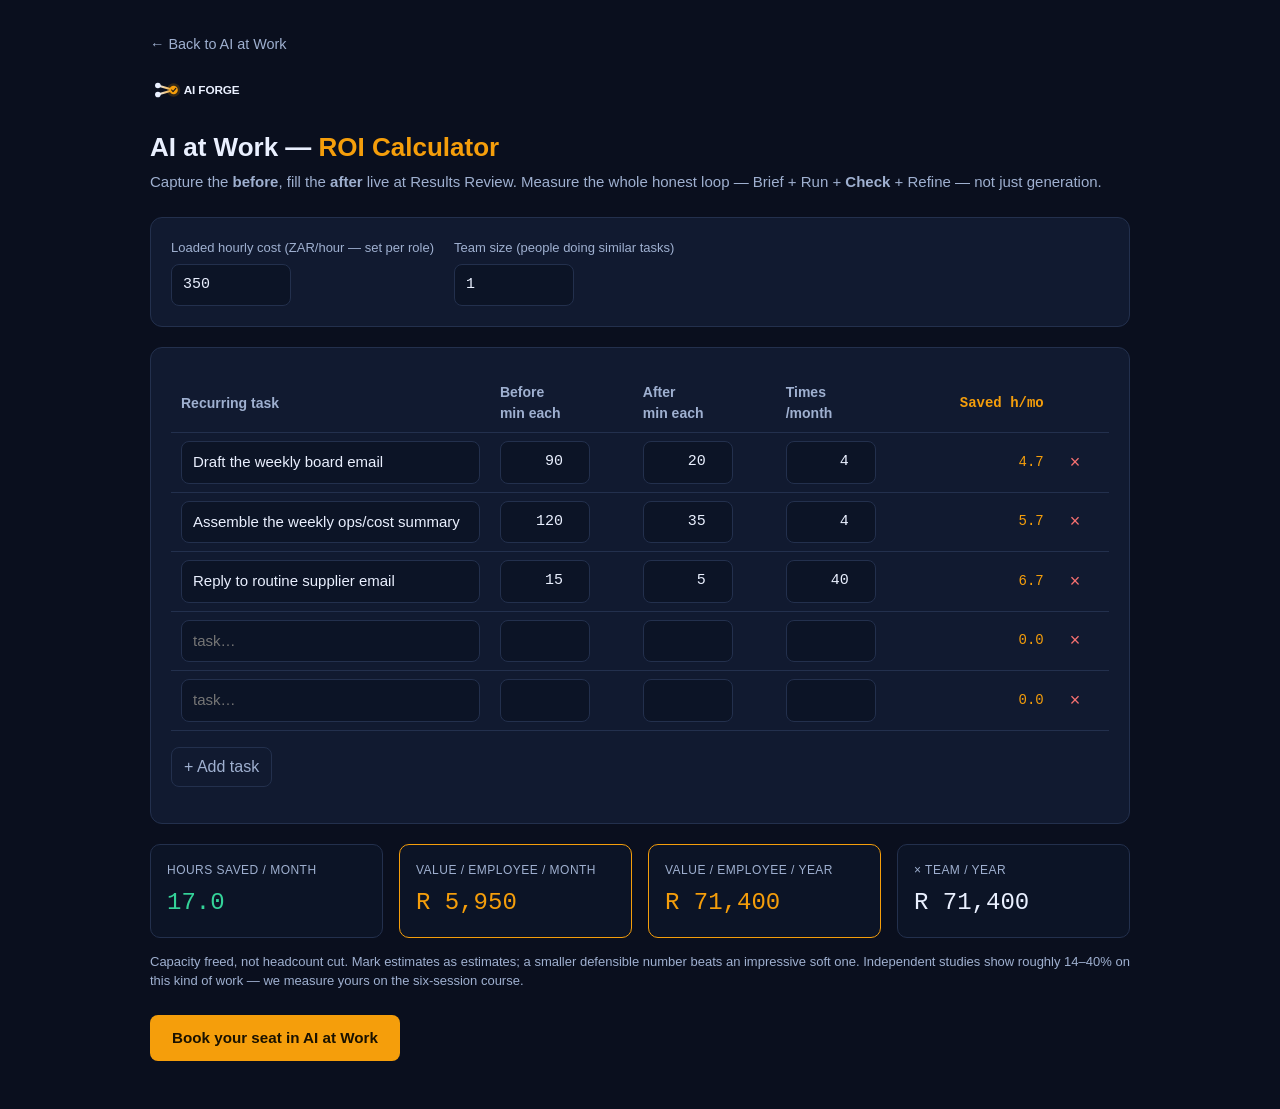
<file: roi-calculator.html>
<!DOCTYPE html>
<html lang="en">
<head>
<meta charset="utf-8" />
<meta name="viewport" content="width=device-width, initial-scale=1" />
<title>AI at Work — ROI Calculator</title>
<meta name="description" content="Estimate your team's hours-and-rands number from AI at Work — enter your own recurring tasks, before and after minutes each." />
<link rel="icon" type="image/svg+xml" href="assets/favicon.svg">
<style>
  :root{
    --bg:#0a0f1e; --panel:#111a30; --line:#23304d; --ink:#eaf0ff; --muted:#9fb0d0;
    --amber:#f59e0b; --green:#34d399; --red:#f87171;
    --font:-apple-system,BlinkMacSystemFont,"Segoe UI",Roboto,Helvetica,Arial,sans-serif;
    --mono:ui-monospace,SFMono-Regular,Menlo,Consolas,monospace;
  }
  *{box-sizing:border-box}
  body{margin:0;background:var(--bg);color:var(--ink);font-family:var(--font);line-height:1.5;padding:32px}
  .wrap{max-width:980px;margin:0 auto}
  .site-back{display:inline-block;color:var(--muted);text-decoration:none;font-size:0.9rem;margin-bottom:20px}
  .site-back:hover{color:var(--amber)}
  .masthead{display:flex;align-items:center;gap:16px;margin-bottom:24px}
  .masthead img{height:28px;width:auto}
  h1{font-size:26px;margin:0 0 4px}
  h1 .accent{color:var(--amber)}
  .sub{color:var(--muted);margin:0 0 24px;font-size:15px}
  .panel{background:var(--panel);border:1px solid var(--line);border-radius:12px;padding:20px;margin-bottom:20px}
  .row{display:flex;flex-wrap:wrap;gap:20px;align-items:flex-end}
  .field{display:flex;flex-direction:column;gap:6px}
  .field label{font-size:13px;color:var(--muted)}
  input{background:#0c1426;border:1px solid var(--line);color:var(--ink);border-radius:8px;padding:9px 11px;font:inherit;font-size:15px}
  input[type=number]{width:120px;font-family:var(--mono)}
  table{width:100%;border-collapse:collapse;margin-top:6px}
  th,td{text-align:left;padding:8px 10px;border-bottom:1px solid var(--line);font-size:14px}
  th{color:var(--muted);font-weight:600}
  td input{width:100%}
  td.num input{width:90px;font-family:var(--mono);text-align:right}
  .calc{font-family:var(--mono);text-align:right;color:var(--amber)}
  td.saved.regressed{color:var(--red);font-weight:700}
  td.saved.regressed::before{content:"▼ "}
  .stat .v.negative{color:var(--red)}
  button{background:transparent;border:1px solid var(--line);color:var(--muted);border-radius:8px;padding:7px 12px;font:inherit;cursor:pointer}
  button:hover{border-color:var(--amber);color:var(--amber)}
  .del{border:none;color:var(--red);font-size:18px;padding:0 6px;cursor:pointer;background:none}
  .results{display:grid;grid-template-columns:repeat(4,1fr);gap:16px}
  .stat{background:#0c1426;border:1px solid var(--line);border-radius:10px;padding:16px}
  .stat .k{font-size:12px;color:var(--muted);text-transform:uppercase;letter-spacing:.04em}
  .stat .v{font-size:24px;font-family:var(--mono);margin-top:6px}
  .stat.hero{border-color:var(--amber)}
  .stat.hero .v{color:var(--amber)}
  .stat .v.green{color:var(--green)}
  .note{color:var(--muted);font-size:13px;margin-top:14px}
  .cta-row{margin-top:24px}
  .btn{display:inline-block;text-decoration:none;font-weight:700;border-radius:8px;padding:12px 22px;font-size:0.95rem;background:var(--amber);color:#1a1200}
  .btn:hover{background:#ffb02e}
  @media(max-width:760px){.results{grid-template-columns:repeat(2,1fr)}}
  @media print{body{background:#fff;color:#000}.panel,.stat{border-color:#ccc;background:#fff}button,.del,.site-back,.cta-row{display:none}}
</style>
</head>
<body>
<div class="wrap">
  <a class="site-back" href="index.html">&larr; Back to AI at Work</a>
  <div class="masthead">
    <img src="assets/logo.svg" alt="AI Forge">
  </div>
  <h1>AI at Work — <span class="accent">ROI Calculator</span></h1>
  <p class="sub">Capture the <strong>before</strong>, fill the <strong>after</strong> live at Results Review. Measure the whole honest loop — Brief + Run + <strong>Check</strong> + Refine — not just generation.</p>

  <div class="panel">
    <div class="row">
      <div class="field">
        <label for="rate">Loaded hourly cost (ZAR/hour — set per role)</label>
        <input type="number" id="rate" value="350" min="0" step="10" />
      </div>
      <div class="field">
        <label for="team">Team size (people doing similar tasks)</label>
        <input type="number" id="team" value="1" min="1" step="1" />
      </div>
    </div>
  </div>

  <div class="panel">
    <div style="overflow-x:auto">
    <table id="tbl">
      <thead>
        <tr>
          <th style="width:34%">Recurring task</th>
          <th class="num">Before<br>min each</th>
          <th class="num">After<br>min each</th>
          <th class="num">Times<br>/month</th>
          <th class="calc">Saved h/mo</th>
          <th></th>
        </tr>
      </thead>
      <tbody id="rows"></tbody>
    </table>
    </div>
    <p><button id="add">+ Add task</button></p>
  </div>

  <div class="results">
    <div class="stat"><div class="k">Hours saved / month</div><div class="v green" id="hrs">0.0</div></div>
    <div class="stat hero"><div class="k">Value / employee / month</div><div class="v" id="permo">R0</div></div>
    <div class="stat hero"><div class="k">Value / employee / year</div><div class="v" id="peryr">R0</div></div>
    <div class="stat"><div class="k">× Team / year</div><div class="v" id="teamyr">R0</div></div>
  </div>

  <p class="note">Capacity freed, not headcount cut. Mark estimates as estimates; a smaller defensible number beats an impressive soft one. Independent studies show roughly 14–40% on this kind of work — we measure yours on the six-session course.</p>

  <p class="cta-row"><a class="btn" href="index.html#logistics">Book your seat in AI at Work</a></p>
</div>

<script>
(function(){
  const rows = document.getElementById('rows');
  const seed = [
    {t:'Draft the weekly board email', b:90, a:20, n:4},
    {t:'Assemble the weekly ops/cost summary', b:120, a:35, n:4},
    {t:'Reply to routine supplier email', b:15, a:5, n:40},
    {t:'', b:'', a:'', n:''},
    {t:'', b:'', a:'', n:''},
  ];
  const zar = new Intl.NumberFormat('en-ZA',{style:'currency',currency:'ZAR',maximumFractionDigits:0});

  function rowHtml(d){
    return `<tr>
      <td><input type="text" class="t" value="${d.t}" placeholder="task…"></td>
      <td class="num"><input type="number" class="b" value="${d.b}" min="0" step="5"></td>
      <td class="num"><input type="number" class="a" value="${d.a}" min="0" step="5"></td>
      <td class="num"><input type="number" class="n" value="${d.n}" min="0" step="1"></td>
      <td class="calc saved">0.0</td>
      <td><button class="del" title="remove">×</button></td>
    </tr>`;
  }
  function addRow(d){ rows.insertAdjacentHTML('beforeend', rowHtml(d||{t:'',b:'',a:'',n:''})); recompute(); }
  seed.forEach(addRow);

  function num(el){ const v=parseFloat(el.value); return isNaN(v)?0:v; }
  function recompute(){
    const rate=num(document.getElementById('rate'));
    const team=Math.max(1,num(document.getElementById('team')));
    let totalSaved=0;
    rows.querySelectorAll('tr').forEach(tr=>{
      const b=num(tr.querySelector('.b')), a=num(tr.querySelector('.a')), n=num(tr.querySelector('.n'));
      // A task that got slower must stay visible — a negative saving is honest, not floored to zero.
      const saved=(b-a)*n/60;
      const cell=tr.querySelector('.saved');
      cell.textContent=saved.toFixed(1);
      cell.classList.toggle('regressed', saved<0);
      totalSaved+=saved;
    });
    const perMo=totalSaved*rate;
    const neg=totalSaved<0;
    const hrs=document.getElementById('hrs');
    hrs.textContent=totalSaved.toFixed(1);
    // A net-negative cohort must read as negative, not as a green win.
    hrs.classList.toggle('green',!neg);
    hrs.classList.toggle('negative',neg);
    [['permo',perMo],['peryr',perMo*12],['teamyr',perMo*12*team]].forEach(([id,val])=>{
      const el=document.getElementById(id);
      el.textContent=zar.format(val);
      el.classList.toggle('negative',val<0);
    });
  }
  rows.addEventListener('input', recompute);
  document.getElementById('rate').addEventListener('input', recompute);
  document.getElementById('team').addEventListener('input', recompute);
  rows.addEventListener('click', e=>{ if(e.target.classList.contains('del')){ e.target.closest('tr').remove(); recompute(); }});
  document.getElementById('add').addEventListener('click', ()=>addRow());
  recompute();
})();
</script>
</body>
</html>
</file>
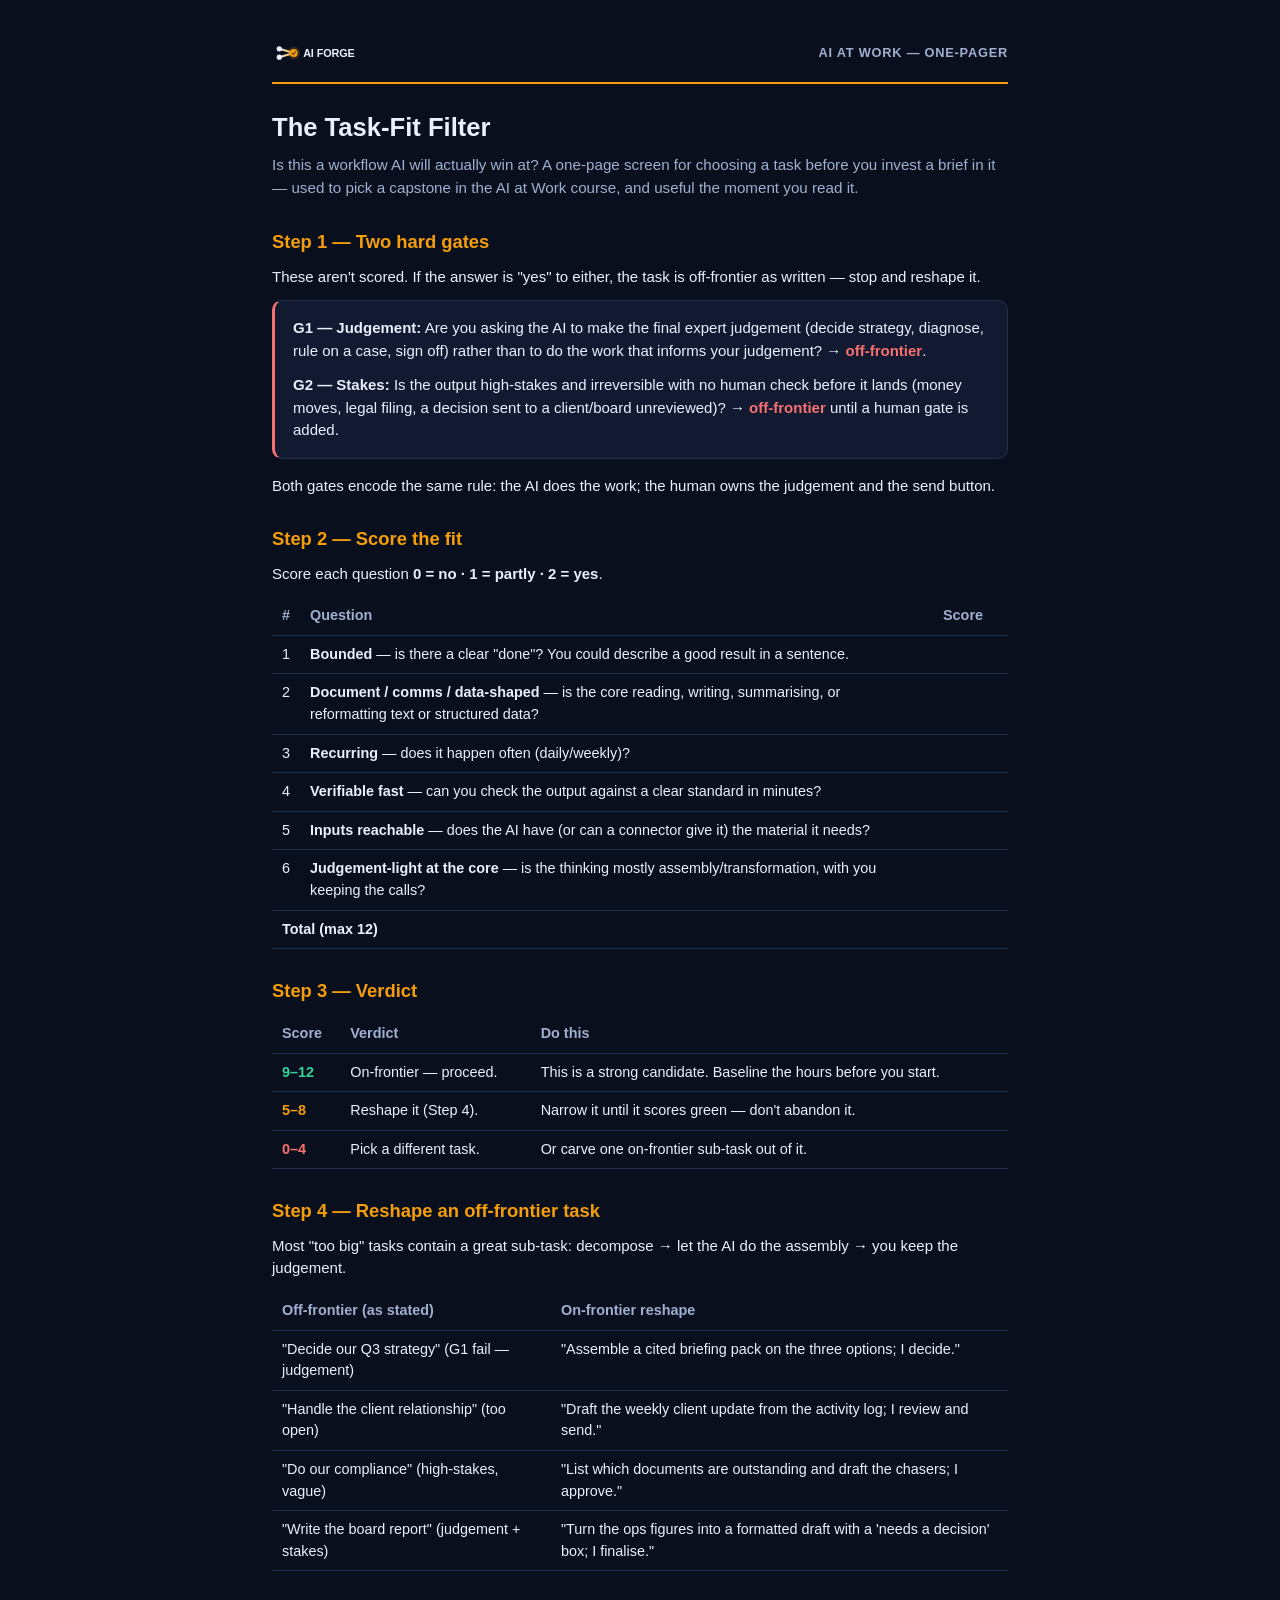
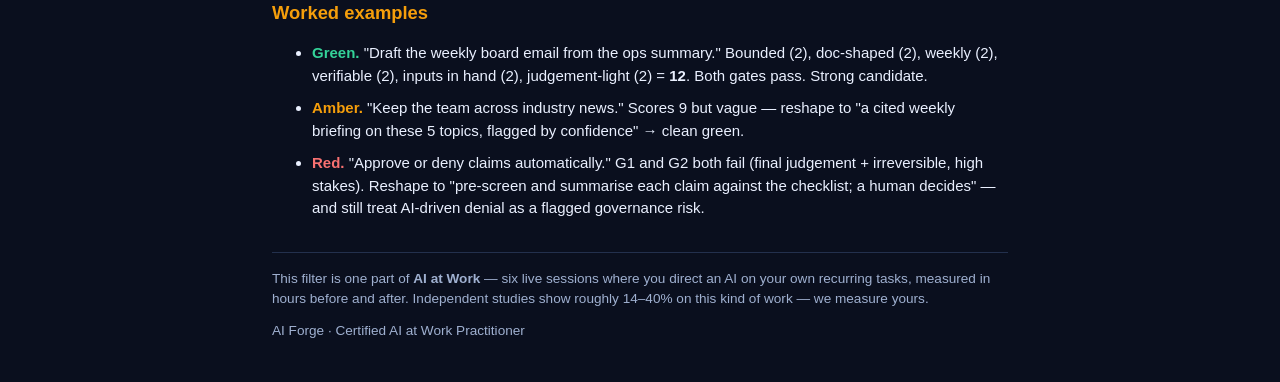
<file: task-fit-filter.html>
<!DOCTYPE html>
<html lang="en">
<head>
<meta charset="UTF-8">
<meta name="viewport" content="width=device-width, initial-scale=1.0">
<title>The Task-Fit Filter — AI at Work</title>
<meta name="description" content="A one-page screen for choosing a task AI will actually win at. From AI at Work, AI Forge.">
<link rel="icon" type="image/svg+xml" href="assets/favicon.svg">
<style>
  :root {
    --bg: #0a0f1e;
    --panel: #111a30;
    --line: #23304d;
    --ink: #eaf0ff;
    --muted: #9fb0d0;
    --amber: #f59e0b;
    --green: #34d399;
    --red: #f87171;
    --font: -apple-system, BlinkMacSystemFont, "Segoe UI", Roboto, Helvetica, Arial, sans-serif;
  }
  * { box-sizing: border-box; }
  body {
    margin: 0;
    background: var(--bg);
    color: var(--ink);
    font-family: var(--font);
    line-height: 1.5;
    font-size: 15px;
  }
  .page {
    max-width: 800px;
    margin: 0 auto;
    padding: 40px 32px;
  }
  .masthead {
    display: flex;
    align-items: center;
    justify-content: space-between;
    margin-bottom: 24px;
    padding-bottom: 16px;
    border-bottom: 2px solid var(--amber);
  }
  .masthead img {
    height: 26px;
    width: auto;
  }
  .masthead .kicker {
    font-size: 0.8rem;
    color: var(--muted);
    text-transform: uppercase;
    letter-spacing: 0.06em;
    font-weight: 600;
  }
  h1 {
    font-size: 1.6rem;
    font-weight: 800;
    margin: 0 0 8px;
  }
  h2 {
    font-size: 1.15rem;
    font-weight: 700;
    margin: 28px 0 10px;
    color: var(--amber);
  }
  p {
    margin: 0 0 12px;
  }
  .intro {
    color: var(--muted);
    font-size: 0.95rem;
  }
  .panel {
    background: var(--panel);
    border: 1px solid var(--line);
    border-radius: 10px;
    padding: 16px 18px;
    margin-bottom: 16px;
  }
  .gate {
    border-left: 3px solid var(--red);
  }
  table {
    width: 100%;
    border-collapse: collapse;
    margin: 8px 0 16px;
    font-size: 0.9rem;
  }
  th, td {
    text-align: left;
    padding: 8px 10px;
    border-bottom: 1px solid var(--line);
    vertical-align: top;
  }
  th {
    color: var(--muted);
    font-weight: 600;
  }
  .score-col {
    width: 90px;
    text-align: center;
  }
  .verdict-table td:first-child {
    font-weight: 700;
    white-space: nowrap;
  }
  .green-text { color: var(--green); font-weight: 700; }
  .amber-text { color: var(--amber); font-weight: 700; }
  .red-text { color: var(--red); font-weight: 700; }
  .worked-examples li {
    margin-bottom: 10px;
  }
  .footer-note {
    margin-top: 32px;
    padding-top: 16px;
    border-top: 1px solid var(--line);
    font-size: 0.85rem;
    color: var(--muted);
  }

  /* Print styles — A4, branded one-pager */
  @media print {
    @page {
      size: A4;
      margin: 14mm;
    }
    body {
      background: #fff;
      color: #0a0f1e;
      font-size: 11.5px;
    }
    .page {
      max-width: none;
      padding: 0;
    }
    .masthead {
      border-bottom-color: #f59e0b;
    }
    .masthead .kicker { color: #4b5a78; }
    h2 { color: #b45f06; }
    .panel {
      background: #f5f7fb;
      border-color: #ccd6e8;
      break-inside: avoid;
    }
    table { break-inside: avoid; }
    .green-text { color: #0d7d54; }
    .amber-text { color: #b45f06; }
    .red-text { color: #c23636; }
    a { color: inherit; text-decoration: none; }
    .footer-note { color: #4b5a78; }
  }
</style>
</head>
<body>
<div class="page">

  <div class="masthead">
    <img src="assets/logo.svg" alt="AI Forge">
    <span class="kicker">AI at Work — one-pager</span>
  </div>

  <h1>The Task-Fit Filter</h1>
  <p class="intro">Is this a workflow AI will actually win at? A one-page screen for choosing a task before you invest a brief in it — used to pick a capstone in the AI at Work course, and useful the moment you read it.</p>

  <h2>Step 1 — Two hard gates</h2>
  <p>These aren't scored. If the answer is "yes" to either, the task is off-frontier as written — stop and reshape it.</p>
  <div class="panel gate">
    <p><strong>G1 — Judgement:</strong> Are you asking the AI to make the final expert judgement (decide strategy, diagnose, rule on a case, sign off) rather than to do the work that informs your judgement? → <span class="red-text">off-frontier</span>.</p>
    <p style="margin-bottom:0"><strong>G2 — Stakes:</strong> Is the output high-stakes and irreversible with no human check before it lands (money moves, legal filing, a decision sent to a client/board unreviewed)? → <span class="red-text">off-frontier</span> until a human gate is added.</p>
  </div>
  <p>Both gates encode the same rule: the AI does the work; the human owns the judgement and the send button.</p>

  <h2>Step 2 — Score the fit</h2>
  <p>Score each question <strong>0 = no · 1 = partly · 2 = yes</strong>.</p>
  <table>
    <thead>
      <tr><th>#</th><th>Question</th><th class="score-col">Score</th></tr>
    </thead>
    <tbody>
      <tr><td>1</td><td><strong>Bounded</strong> — is there a clear "done"? You could describe a good result in a sentence.</td><td class="score-col">&nbsp;</td></tr>
      <tr><td>2</td><td><strong>Document / comms / data-shaped</strong> — is the core reading, writing, summarising, or reformatting text or structured data?</td><td class="score-col">&nbsp;</td></tr>
      <tr><td>3</td><td><strong>Recurring</strong> — does it happen often (daily/weekly)?</td><td class="score-col">&nbsp;</td></tr>
      <tr><td>4</td><td><strong>Verifiable fast</strong> — can you check the output against a clear standard in minutes?</td><td class="score-col">&nbsp;</td></tr>
      <tr><td>5</td><td><strong>Inputs reachable</strong> — does the AI have (or can a connector give it) the material it needs?</td><td class="score-col">&nbsp;</td></tr>
      <tr><td>6</td><td><strong>Judgement-light at the core</strong> — is the thinking mostly assembly/transformation, with you keeping the calls?</td><td class="score-col">&nbsp;</td></tr>
      <tr><td colspan="2"><strong>Total (max 12)</strong></td><td class="score-col">&nbsp;</td></tr>
    </tbody>
  </table>

  <h2>Step 3 — Verdict</h2>
  <table class="verdict-table">
    <thead>
      <tr><th>Score</th><th>Verdict</th><th>Do this</th></tr>
    </thead>
    <tbody>
      <tr><td class="green-text">9–12</td><td>On-frontier — proceed.</td><td>This is a strong candidate. Baseline the hours before you start.</td></tr>
      <tr><td class="amber-text">5–8</td><td>Reshape it (Step 4).</td><td>Narrow it until it scores green — don't abandon it.</td></tr>
      <tr><td class="red-text">0–4</td><td>Pick a different task.</td><td>Or carve one on-frontier sub-task out of it.</td></tr>
    </tbody>
  </table>

  <h2>Step 4 — Reshape an off-frontier task</h2>
  <p>Most "too big" tasks contain a great sub-task: decompose → let the AI do the assembly → you keep the judgement.</p>
  <table>
    <thead>
      <tr><th>Off-frontier (as stated)</th><th>On-frontier reshape</th></tr>
    </thead>
    <tbody>
      <tr><td>"Decide our Q3 strategy" (G1 fail — judgement)</td><td>"Assemble a cited briefing pack on the three options; I decide."</td></tr>
      <tr><td>"Handle the client relationship" (too open)</td><td>"Draft the weekly client update from the activity log; I review and send."</td></tr>
      <tr><td>"Do our compliance" (high-stakes, vague)</td><td>"List which documents are outstanding and draft the chasers; I approve."</td></tr>
      <tr><td>"Write the board report" (judgement + stakes)</td><td>"Turn the ops figures into a formatted draft with a 'needs a decision' box; I finalise."</td></tr>
    </tbody>
  </table>

  <h2>Worked examples</h2>
  <ul class="worked-examples">
    <li><span class="green-text">Green.</span> "Draft the weekly board email from the ops summary." Bounded (2), doc-shaped (2), weekly (2), verifiable (2), inputs in hand (2), judgement-light (2) = <strong>12</strong>. Both gates pass. Strong candidate.</li>
    <li><span class="amber-text">Amber.</span> "Keep the team across industry news." Scores 9 but vague — reshape to "a cited weekly briefing on these 5 topics, flagged by confidence" → clean green.</li>
    <li><span class="red-text">Red.</span> "Approve or deny claims automatically." G1 and G2 both fail (final judgement + irreversible, high stakes). Reshape to "pre-screen and summarise each claim against the checklist; a human decides" — and still treat AI-driven denial as a flagged governance risk.</li>
  </ul>

  <div class="footer-note">
    <p>This filter is one part of <strong>AI at Work</strong> — six live sessions where you direct an AI on your own recurring tasks, measured in hours before and after. Independent studies show roughly 14–40% on this kind of work — we measure yours.</p>
    <p style="margin-bottom:0">AI Forge · Certified AI at Work Practitioner</p>
  </div>

</div>
</body>
</html>
</file>
